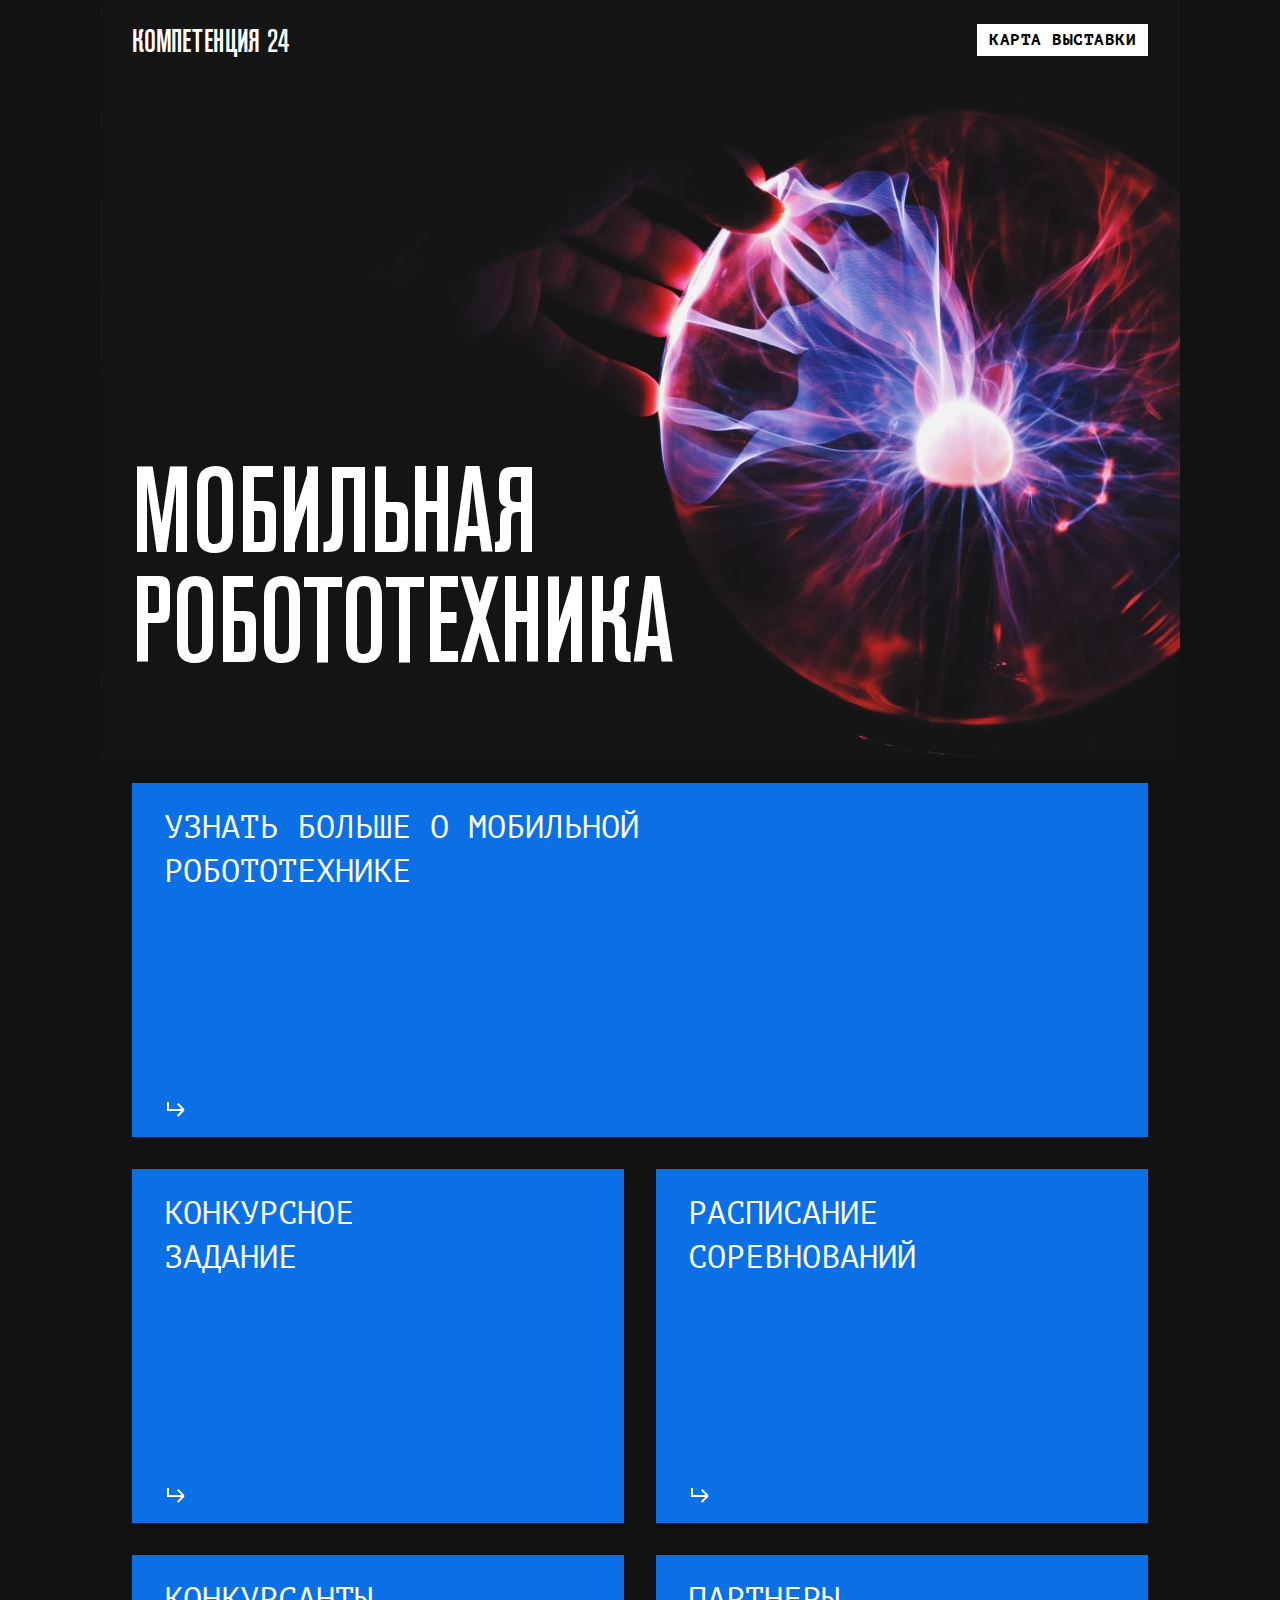
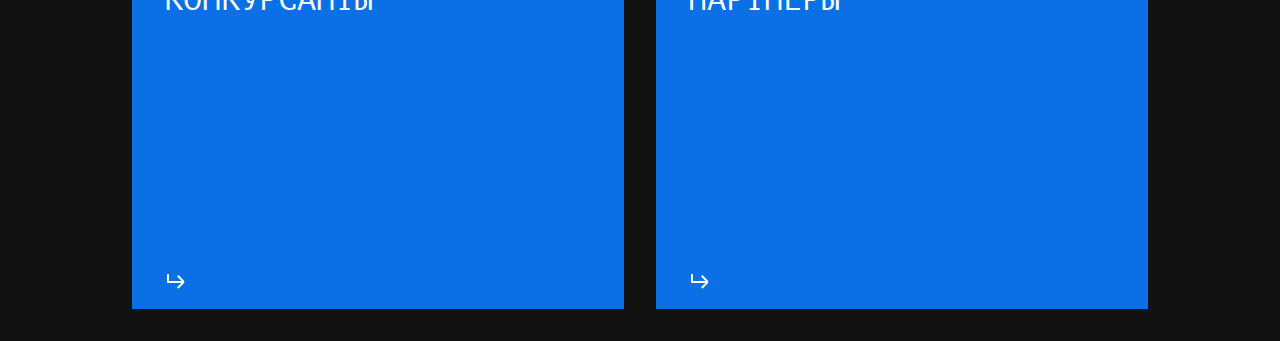
<file: index.html>
<!DOCTYPE html>
<html lang="en">
  <head>
    <meta charset="UTF-8" />
    <meta http-equiv="X-UA-Compatible" content="IE=edge" />
    <meta name="viewport" content="width=device-width, initial-scale=1.0" />
    <title>Мобильная робототехника</title>
    <link rel="stylesheet" href="style.css" />
  </head>

  <body>
    <div class="modal-bg">
      <div class="modal-map-container">
        <button id="close-map" class="close">
          <img src="./img/close-icon.svg" alt="close" />
        </button>
        <div class="modal">
          <h3 class="title-3">Экспо-2021</h3>
          <div class="modal__block">
            <img src="img/map.png" alt="карта" />
          </div>
        </div>
      </div>
    </div>

    <div class="wrapper">
      <header class="header">
        <div class="container">
          <div class="header__container">
            <div class="space-between">
              <p class="header__text">компетенция 24</p>
              <button class="map-btn">карта выставки</button>
            </div>
            <h1 class="header__title">Мобильная робототехника</h1>
          </div>
        </div>
      </header>

      <main>
        <section class="bloks">
          <div class="container">
            <div class="block__container">
              <a href="./competence.html" class="block">
                <h2 class="block__title">
                  Узнать больше о мобильной робототехнике
                </h2>
                <div class="arrow-icon"></div>
              </a>
              <a href="./task.html" class="block">
                <h2 class="block__title">конкурсное задание</h2>
                <div class="arrow-icon"></div>
              </a>
              <a href="timetable.html" class="block">
                <h2 class="block__title">Расписание соревнований</h2>
                <div class="arrow-icon"></div>
              </a>
              <a href="сontestants.html" class="block">
                <h2 class="block__title">конкурсанты</h2>
                <div class="arrow-icon"></div>
              </a>
              <a href="partners.html" class="block">
                <h2 class="block__title">Партнеры</h2>
                <div class="arrow-icon"></div>
              </a>
            </div>
          </div>
        </section>
      </main>
    </div>
    <script src="scripts/main.js"></script>
  </body>
</html>
</file>
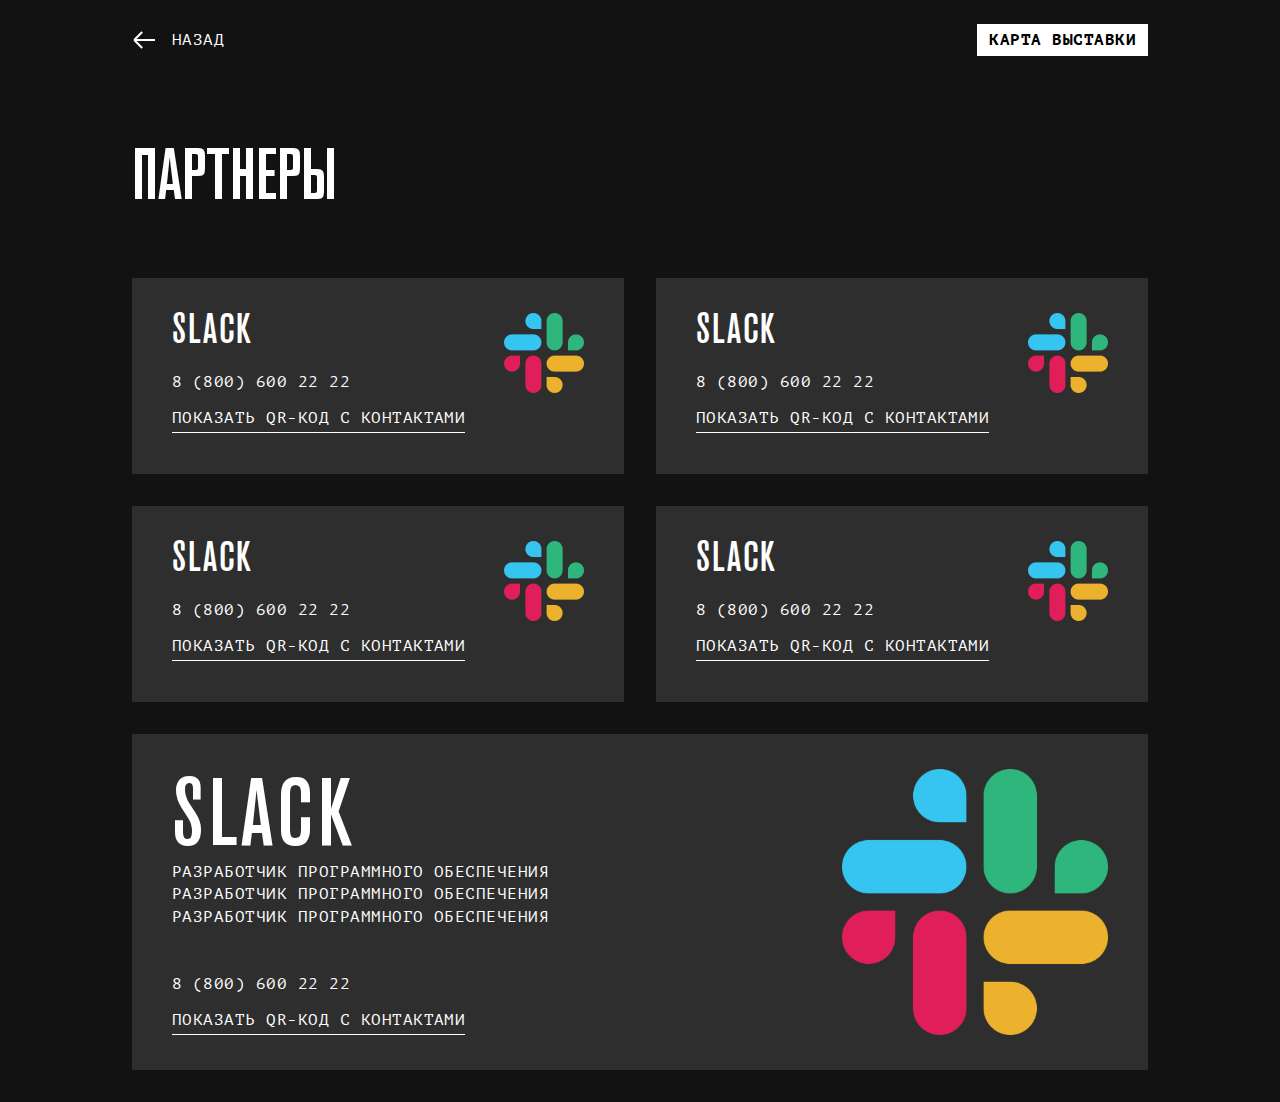
<file: partners.html>
<!DOCTYPE html>
<html lang="en">
  <head>
    <meta charset="UTF-8" />
    <meta http-equiv="X-UA-Compatible" content="IE=edge" />
    <meta name="viewport" content="width=device-width, initial-scale=1.0" />
    <title>Партнеры</title>
    <link rel="stylesheet" href="style.css" />
  </head>

  <body>
    <div class="modal-bg">
      <div class="modal-map-container">
        <button id="close-map" class="close">
          <img src="./img/close-icon.svg" alt="close" />
        </button>
        <div class="modal">
          <h3 class="title-3">Экспо-2021</h3>
          <div class="modal__block">
            <img src="img/map.png" alt="карта" />
          </div>
        </div>
      </div>
    </div>

    <div class="modal-bg modal-qr">
      <div class="modal-map-container">
        <button id="close-qr" class="close">
          <img src="./img/close-icon.svg" alt="close" />
        </button>
        <div class="modal">
          <h3 class="title-3">Avanti Group</h3>
          <div class="modal__block">
            <img src="img/QRCode.svg" alt="avanti group" />
          </div>
        </div>
      </div>
    </div>

    <div class="wrapper">
      <div class="container">
        <header class="space-between">
          <a href="./index.html" class="back">
            <img src="./img/back-icon.svg" alt="back" />
            <span>назад</span>
          </a>
          <button class="map-btn">карта выставки</button>
        </header>
        <section class="partners">
          <h2 class="subtitle">Партнеры</h2>
          <div class="partners__container">
            <div class="partner">
              <div>
                <h3 class="title-3 partner__title">Slack</h3>
                <p>8 (800) 600 22 22</p>
                <p class="partner-qr">Показать QR-код с контактами</p>
              </div>
              <div>
                <img src="img/slack-icon.png" alt="" />
              </div>
            </div>

            <div class="partner">
              <div>
                <h3 class="title-3 partner__title">Slack</h3>
                <p>8 (800) 600 22 22</p>
                <p class="partner-qr">Показать QR-код с контактами</p>
              </div>
              <div>
                <img src="img/slack-icon.png" alt="" />
              </div>
            </div>

            <div class="partner">
              <div>
                <h3 class="title-3 partner__title">Slack</h3>
                <p>8 (800) 600 22 22</p>
                <p class="partner-qr">Показать QR-код с контактами</p>
              </div>
              <div>
                <img src="img/slack-icon.png" alt="" />
              </div>
            </div>

            <div class="partner">
              <div>
                <h3 class="title-3 partner__title">Slack</h3>
                <p>8 (800) 600 22 22</p>
                <p class="partner-qr">Показать QR-код с контактами</p>
              </div>
              <div>
                <img src="img/slack-icon.png" alt="" />
              </div>
            </div>

            <div class="partner-big partner">
              <div class="partner-big-container">
                <div>
                  <h3 class="title-3 partner__title partner-big__title">
                    Slack
                  </h3>
                  <p class="partner-big__desc">
                    Разработчик программного обеспечения
                  </p>
                  <p class="partner-big__desc">
                    Разработчик программного обеспечения
                  </p>
                  <p class="partner-big__desc">
                    Разработчик программного обеспечения
                  </p>
                </div>
                <div>
                  <p>8 (800) 600 22 22</p>
                  <p class="partner-qr">Показать QR-код с контактами</p>
                </div>
              </div>
              <img src="img/SlackBig-icon.svg" alt="" />
            </div>
          </div>
        </section>
      </div>
    </div>
    <script src="scripts/main.js"></script>
  </body>
</html>
</file>
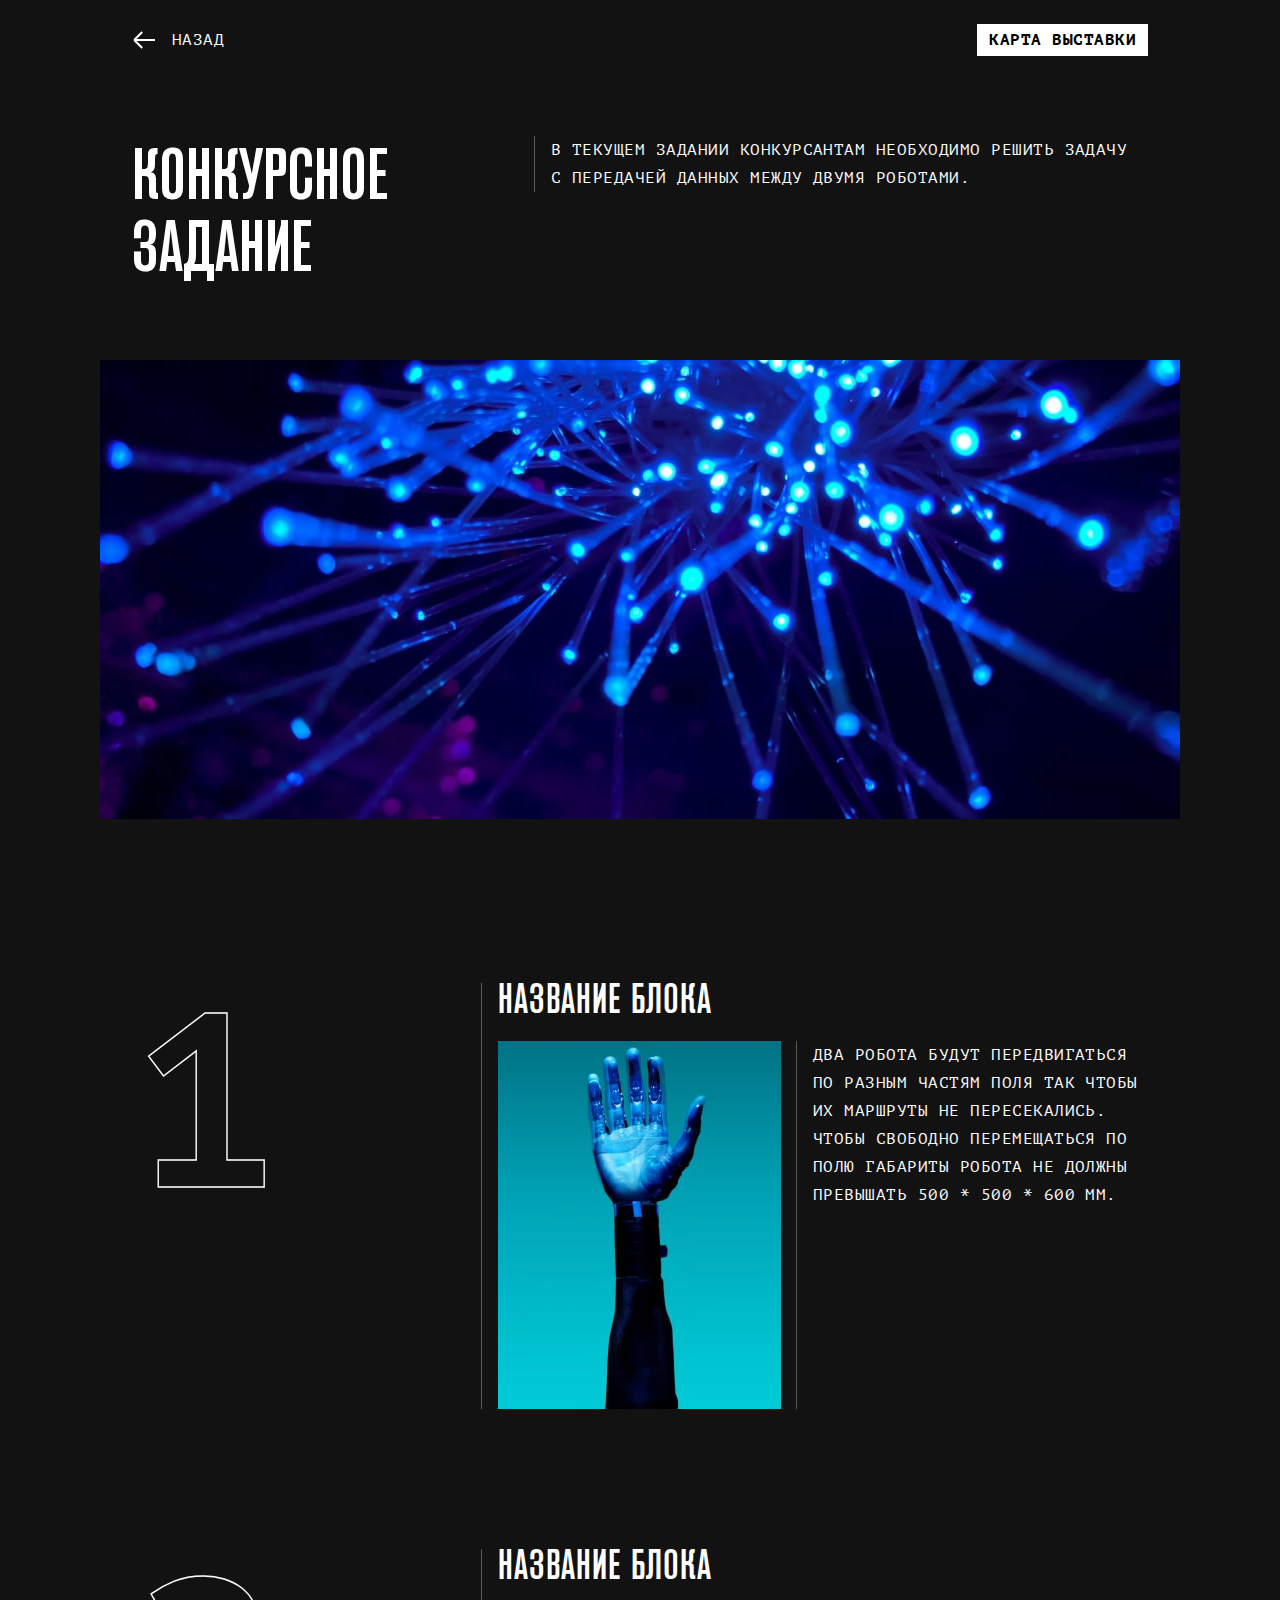
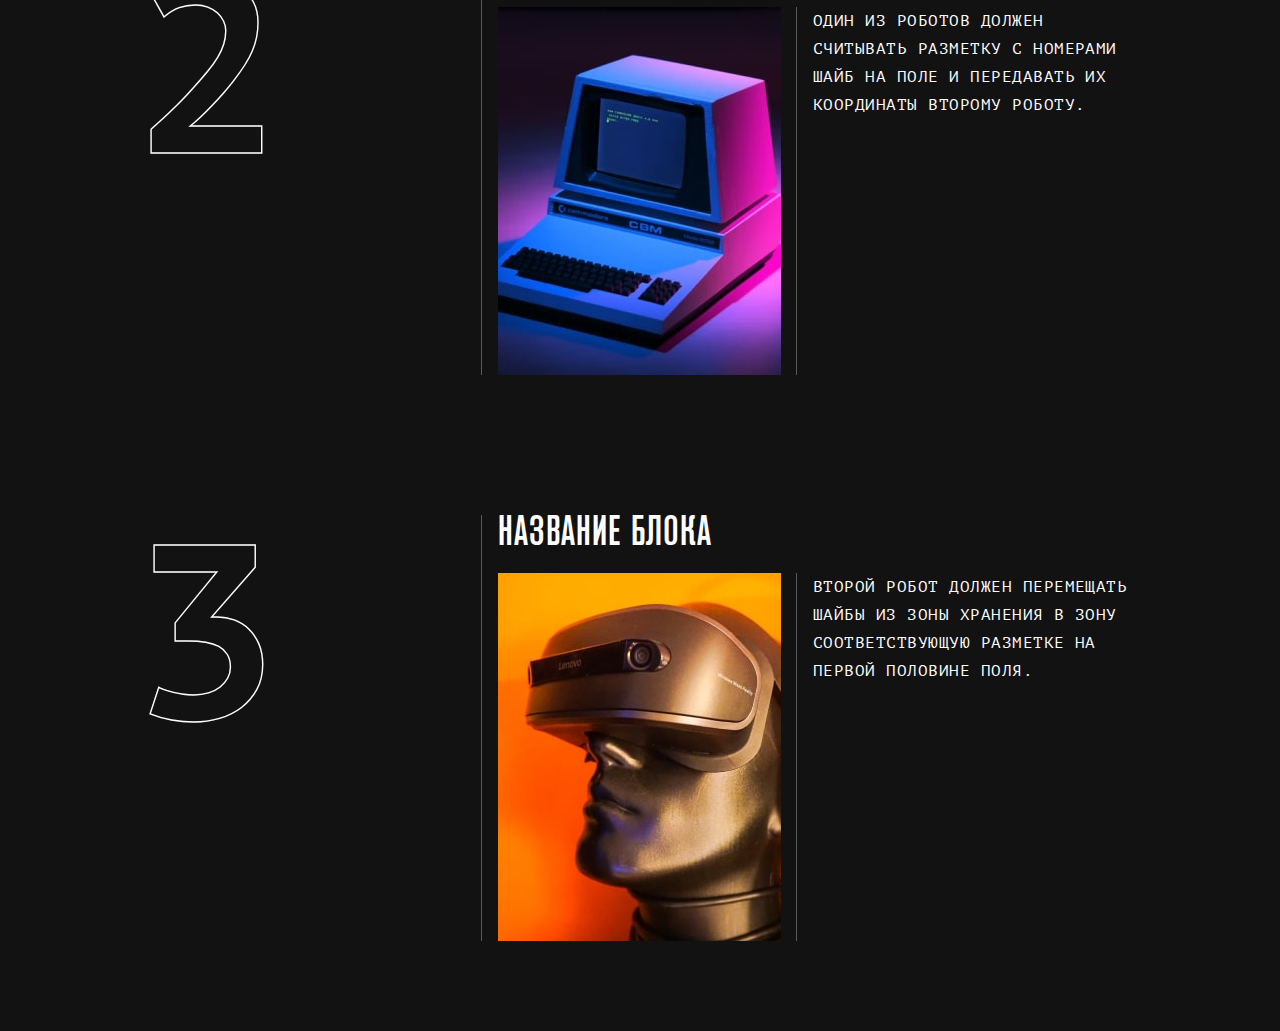
<file: task.html>
<!DOCTYPE html>
<html lang="en">
  <head>
    <meta charset="UTF-8" />
    <meta http-equiv="X-UA-Compatible" content="IE=edge" />
    <meta name="viewport" content="width=device-width, initial-scale=1.0" />
    <title>Конкурсное задание</title>
    <link rel="stylesheet" href="style.css" />
  </head>

  <body>
    <div class="modal-bg">
      <div class="modal-map-container">
        <button id="close-map" class="close">
          <img src="./img/close-icon.svg" alt="close" />
        </button>
        <div class="modal">
          <h3 class="title-3">Экспо-2021</h3>
          <div class="modal__block">
            <img src="img/map.png" alt="карта" />
          </div>
        </div>
      </div>
    </div>

    <div class="wrapper">
      <div class="container">
        <header class="space-between">
          <a href="./index.html" class="back">
            <img src="./img/back-icon.svg" alt="back" />
            <span>назад</span>
          </a>
          <button class="map-btn">карта выставки</button>
        </header>
        <section class="task">
          <h2 class="subtitle width-text">Конкурсное задание</h2>
          <p class="left-line">
            В текущем задании конкурсантам необходимо решить задачу с передачей
            данных между двумя роботами.
          </p>
        </section>
      </div>
      <img src="./img/three-top-min.jpg" alt="image" />
      <div class="container">
        <section class="tasks">
          <div class="task__item">
            <div class="task__item-number">1</div>
            <div class="task__item-block left-line">
              <h3 class="task__item-title title-3">Название блока</h3>
              <div class="flex">
                <img src="./img/three-item-1-min.jpg" alt="" />
                <div class="task__item-text left-line">
                  <p>
                    Два робота будут передвигаться по разным частям поля так
                    чтобы их маршруты не пересекались. Чтобы свободно
                    перемещаться по полю габариты робота не должны превышать 500
                    * 500 * 600 мм.
                  </p>
                </div>
              </div>
            </div>
          </div>
          <div class="task__item">
            <div class="task__item-number">2</div>
            <div class="task__item-block left-line">
              <h3 class="task__item-title title-3">Название блока</h3>
              <div class="flex">
                <img src="./img/three-item-2-min.jpg" alt="" />
                <div class="task__item-text left-line">
                  <p>
                    Один из роботов должен считывать разметку с номерами шайб на
                    поле и передавать их координаты второму роботу.
                  </p>
                </div>
              </div>
            </div>
          </div>
          <div class="task__item">
            <div class="task__item-number">3</div>
            <div class="task__item-block left-line">
              <h3 class="task__item-title title-3">Название блока</h3>
              <div class="flex">
                <img src="./img/three-item-3-min.jpg" alt="" />
                <div class="task__item-text left-line">
                  <p>
                    Второй робот должен перемещать шайбы из зоны хранения в зону
                    соответствующую разметке на первой половине поля.
                  </p>
                </div>
              </div>
            </div>
          </div>
        </section>
      </div>
    </div>
    <script src="scripts/main.js"></script>
  </body>
</html>
</file>
<file: style.css>
@font-face {
  font-family: "AkzidenzGroteskPro-Bold";
  src: local("AkzidenzGroteskPro-Bold"),
    url("./fonts/AkzidenzGroteskPro-MdCn.woff2") format("woff2"),
    url("./fonts/AkzidenzGroteskPro-MdCn.woff") format("woff");
  font-style: normal;
  font-display: swap;
}
@font-face {
  font-family: "PTMonoRegular";
  src: url("./fonts/PT-Mono_Regular.woff2") format("woff2"),
    url("./fonts/PT-Mono_Regular.woff") format("woff");
  font-style: normal;
}

@font-face {
  font-family: "PTMonoBold";
  src: url("./fonts/PT-Mono_Bold.woff2") format("woff2"),
    url("./fonts/PT-Mono_Bold.woff") format("woff");
  font-style: normal;
}

* {
  padding: 0;
  margin: 0;
  border: 0;
}
*,
*:before,
*:after {
  -moz-box-sizing: border-box;
  -webkit-box-sizing: border-box;
  box-sizing: border-box;
}
:focus,
:active {
  outline: none;
}
a:focus,
a:active {
  outline: none;
}
nav,
footer,
header,
aside {
  display: block;
}
html,
body {
  height: 100%;
  width: 100%;
  font-size: 100%;
  line-height: 1;
  font-size: 14px;
  -ms-text-size-adjust: 100%;
  -moz-text-size-adjust: 100%;
  -webkit-text-size-adjust: 100%;
}
input,
button,
textarea {
  font-family: inherit;
}
input::-ms-clear {
  display: none;
}
button {
  cursor: pointer;
}
button::-moz-focus-inner {
  padding: 0;
  border: 0;
}
a,
a:visited {
  text-decoration: none;
  color: white;
}
a:hover {
  text-decoration: none;
}
ul li {
  list-style: none;
}
img {
  vertical-align: top;
  max-width: 100%;
}
h1,
h2,
h3,
h4,
h5,
h6 {
  font-size: inherit;
  font-weight: 400;
}
/*--------------------*/

body {
  color: #fff;
  background: #121212;
  font-size: 16px;
  line-height: 28px;
  font-weight: 400;
  font-family: "PTMonoRegular";
  text-transform: uppercase;
}
body p {
  letter-spacing: 0.03em;
}
.wrapper {
  width: 1080px;
  margin: 0 auto;
}
.container {
  padding-top: 24px;
  margin: 0 32px;
}

/*----Global Styles Start-------*/
.flex {
  display: flex;
  align-items: flex-start;
}
.space-between {
  display: flex;
  justify-content: space-between;
}
.back {
  display: flex;
  align-items: center;
  color: white;
  font-size: 16px;
  letter-spacing: 0.03em;
  text-transform: uppercase;
  font-family: "PTMonoRegular";
}
.back span {
  margin-left: 17px;
}
.map-btn {
  padding: 7px 12px;
  background: white;
  color: black;
  font-size: 16px;
  line-height: 18px;
  font-family: "PTMonoBold";
  text-transform: uppercase;
  letter-spacing: 0.03em;
}
.left-line {
  position: relative;
}
.left-line::before {
  content: "";
  position: absolute;
  top: 0;
  left: -17px;
  width: 1px;
  height: 100%;
  background: #58585d;
}
.subtitle {
  font-family: "AkzidenzGroteskPro-Bold";
  font-weight: 500;
  font-size: 72px;
  line-height: 100%;
  text-transform: uppercase;
  color: #ffffff;
}
.title-3 {
  font-family: "AkzidenzGroteskPro-Bold";
  font-weight: 500;
  font-size: 42px;
  letter-spacing: 0.02em;
  text-transform: uppercase;
}
.width-text {
  width: 387px;
  margin-right: 32px;
  flex-shrink: 0;
}

.default_swiper {
  width: 100%;
  height: 528px;
}
/*----Global Styles End-------*/

/*----Modal Styles Start-------*/

.modal-bg {
  position: fixed;
  content: "";
  top: 0;
  left: 0;
  width: 100%;
  height: 100%;
  background: rgba(0, 0, 0, 0.8);
  display: none;
  justify-content: center;
  align-items: center;
  overflow: hidden;
  overflow-y: auto;
  z-index: 99;
}
.modal-map-container {
  box-sizing: border-box;
  width: 1040px;
  background: #2e2e2e;
  position: relative;
  padding: 36px 32px 36px 55px;
  display: flex;
  flex-direction: column;
}
.modal {
  height: 669px;
  position: relative;
}
.modal h3 {
  position: absolute;
  top: 0;
  left: 0;
  width: 100%;
  height: 42px;
}
.modal__block {
  height: 100%;
  display: flex;
  align-items: center;
  justify-content: center;
}
.close {
  position: absolute;
  content: "";
  top: -56px;
  right: 0;
  width: 48px;
  height: 48px;
  background: #2e2e2e;
  cursor: pointer;
  display: flex;
  align-items: center;
  justify-content: center;
  transition: 0.3s;
  z-index: 100;
}
.active {
  display: flex !important;
}
.lock {
  overflow: hidden;
}

/*----Modal Styles End-------*/

/*----Screen 1 Start-------*/

.header {
  background-image: url(./img/main-bg-min.jpg);
  background-repeat: no-repeat;
  background-position: center;
  background-size: cover;
  height: 759px;
}
.header__container {
  display: flex;
  flex-direction: column;
  justify-content: space-between;
  height: 648px;
}
.header__text {
  font-weight: 500;
  font-size: 32px;
  line-height: 100%;
  font-family: "AkzidenzGroteskPro-Bold";
  text-transform: uppercase;
  letter-spacing: 0.01em;
}
.header__title {
  width: 50%;
  font-weight: 500;
  font-size: 120.494px;
  line-height: 110px;
  font-family: "AkzidenzGroteskPro-Bold";
  text-transform: uppercase;
}
.bloks {
  padding-bottom: 32px;
}
.block__container {
  display: flex;
  flex-wrap: wrap;
  gap: 32px;
}
.block {
  height: 354px;
  width: 492px;
  background: #0b70e6;
  padding: 23px 32px 16px;
  display: flex;
  flex-direction: column;
  justify-content: space-between;
}
.block:first-child {
  width: 100%;
}
.block__title {
  font-size: 32px;
  line-height: 44px;
  text-transform: uppercase;
  width: 50%;
}
.arrow-icon {
  position: relative;
}
.arrow-icon::before {
  content: "";
  position: absolute;
  bottom: 0;
  left: 0;
  width: 24px;
  height: 24px;
  background-image: url(img/arrow-icon.svg);
  background-repeat: no-repeat;
  background-position: center;
}
/*----Screen 1 End-------*/

/*----Screen 2 Start-------*/

.competence {
  display: flex;
  margin-top: 79px;
  margin-bottom: 91px;
}
.technicians {
  margin-top: 100px;
  margin-bottom: 87px;
}
.techn-title {
  margin-bottom: 29px;
}
.techn-width {
  width: 80%;
}
.techn_slide {
  width: 387px !important;
  height: 528px;
  position: relative;
}
.techn_slide img {
  display: block;
  width: 100%;
  object-fit: cover;
}
.techn_slide div {
  max-height: 137px;
  height: 100%;
  width: 100%;
  background: #f05936;
  font-size: 32px;
  line-height: 100%;
  color: #000000;
  font-family: "PTMonoRegular";
  padding: 13px 22px;
}
.techn_slide:first-child {
  margin-left: 32px;
}

.skills {
  margin-top: 132px;
}
.skill__container {
  margin-top: 92px;
}
.skill {
  display: flex;
  background: rgba(255, 255, 255, 0.12);
  margin-bottom: 20px;
}
.skill__text-container {
  padding: 16px 31px;
  display: flex;
}
.skill__title {
  width: 208px;
  font-size: 16px;
  line-height: 26px;
  font-family: "PTMonoBold";
}
.skill__desc {
  width: 60%;
}
.padding-bottom {
  padding-bottom: 99px;
}
/*----Screen 2 End-------*/

/*----Screen 3 Start-------*/

.task {
  display: flex;
  align-items: flex-start;
  margin-top: 80px;
  margin-bottom: 80px;
}
.tasks {
  padding-bottom: 90px;
}
.task__item {
  width: 100%;
  display: flex;
  justify-content: space-between;
  margin-top: 140px;
}
.task__item-number {
  font-size: 248px;
  line-height: 100%;
  font-family: "PTMonoBold";
  -webkit-text-fill-color: transparent;
  -webkit-text-stroke: 1.35398px #fff;
}
.task__item-block {
  flex-basis: 650px;
}
.task__item-title {
  margin-bottom: 30px;
}
.task__item-text {
  height: 368px;
  margin-left: 32px;
}
/*----Screen 3 End-------*/

/*----Screen 4 Start-------*/

.cities {
  padding-bottom: 100px;
}
.city {
  background: rgba(255, 255, 255, 0.12);
  margin-bottom: 20px;
}
.city__item {
  height: 136px;
  display: flex;
  position: relative;
  cursor: pointer;
}
.city__item::after {
  content: "+";
  font-size: 40px;
  display: flex;
  justify-content: center;
  align-items: center;
  position: absolute;
  top: 10px;
  right: 10px;
  height: 24px;
  width: 24px;
  color: white;
}
.city__item-title {
  margin: 16px;
  border-left: 1px solid #58585d;
  padding-left: 16px;
}
.city__item.active::after {
  content: "-";
}
.city__contestants {
  max-height: 0;
  overflow: hidden;
  transition: 0.5s;
  cursor: pointer;
}
.contestant {
  display: flex;
  align-items: center;
  border-top: 1px solid #58585d;
}
.contestant__avatar {
  width: 178px;
  height: 136px;
  display: flex;
  align-items: center;
  justify-content: center;
}
.contestant__name {
  font-size: 20px;
  line-height: 26px;
  letter-spacing: 0.03em;
  font-family: "PTMonoBold";
  padding-left: 32px;
}

.modal-contestants {
  display: none;
}
.modal-contestant-container {
  width: 996px !important;
  background: #2e2e2e;
  position: relative;
  padding: 40px 40px 40px 55px;
}
.contestant__info {
  display: flex;
  justify-content: space-between;
  padding-bottom: 31px;
  border-bottom: 1px solid #58585d;
  margin-bottom: 50px;
}
.contestant__info-title {
  margin-bottom: 12px;
}
.contestant__info-city {
  letter-spacing: 0.03em;
  color: rgba(255, 255, 255, 0.5);
  margin-bottom: 24px;
}
.contestant__info-age {
  margin-bottom: 8px;
}
.contestant__block {
  margin-bottom: 50px;
}
.contestant__block-title {
  font-family: "PTMonoBold";
  padding-bottom: 14px;
  border-bottom: 1px solid #58585d;
}
.champion {
  display: flex;
  align-items: center;
  justify-content: space-between;
  border-bottom: 1px solid #58585d;
  padding: 16px 0;
  letter-spacing: 0.03em;
}
.champion__top {
  width: 68px;
  height: 24px;
  background: #308bf4;
  display: flex;
  align-items: center;
  justify-content: center;
}
.contestants-swiper {
  width: 100%;
  overflow: visible !important;
}
.close-right {
  right: 52px;
}

/*----Screen 4 End-------*/

/*----Screen 5 Start-------*/

.timetable {
  margin-top: 80px;
  padding-bottom: 100px;
}
.timetable__slide {
  margin-top: 40px;
  width: 100%;
  height: 100%;
}
.table {
  background: #2e2e2e;
  margin-bottom: 30px;
}
.table__row {
  display: flex;
  align-items: center;
}
.table__row:first-child {
  border-bottom: 1px solid #58585d;
}
.table__item {
  width: 209px;
  height: 68px;
  padding: 0 16px;
  font-family: "PTMonoBold";
  font-size: 18px;
  position: relative;
  display: flex;
  align-items: center;
}
.table__item::before {
  content: "";
  position: absolute;
  top: 16px;
  right: 0;
  width: 1px;
  height: 36px;
  background: #58585d;
}
.table__desc {
  font-size: 16px;
  line-height: 24px;
  letter-spacing: 0.02em;
  font-family: "PTMonoRegular";
}
.table__item:last-child:before {
  display: none;
}
.modules {
  display: flex;
  align-items: start;
  margin-bottom: 114px;
}
.module {
  width: 240px;
  display: flex;
  align-items: start;
  margin-right: 57px;
  color: rgba(255, 255, 255, 0.5);
}
.module__item {
  padding: 9px;
  margin-right: 16px;
  font-size: 12px;
  line-height: 16px;
  letter-spacing: 0.03em;
  border: 1px solid #58585d;
  border-radius: 50%;
}
.module__desc {
  font-size: 12px;
  line-height: 22px;
  letter-spacing: 0.02em;
}

.places {
  margin-top: 70px;
}
.place {
  height: 68px;
  display: flex;
  align-items: center;
  background: rgba(255, 255, 255, 0.12);
  margin-bottom: 20px;
}
.place:nth-child(2) .place__number {
  background: #0605ff;
}
.place:nth-child(3) .place__number {
  background: #e541f7;
}
.place:nth-child(4) .place__number {
  background: #0ab77f;
}
.place__number {
  background: #f05936;
  height: 100%;
  width: 181px;
  display: flex;
  align-items: center;
  justify-content: center;
  margin-right: 32px;
}
.place__city {
  width: 400px;
  height: 36px;
  display: flex;
  align-items: center;
}
.place__city p {
  font-size: 20px;
  line-height: 26px;
  letter-spacing: 0.03em;
  font-family: "PTMonoBold";
}
.place__city img {
  height: 36px;
  width: 36px;
  object-fit: cover;
  overflow: hidden;
  border-radius: 50%;
  margin-right: 16px;
}

.timetable-pagination {
  padding-top: 70px;
  position: relative !important;
  display: flex;
}

.timetable__bullet {
  width: 92px;
  height: 32px;
  display: flex;
  align-items: center;
  justify-content: center;
  font-size: 16px;
  line-height: 16px;
  letter-spacing: 0.03em;
  color: rgba(255, 255, 255, 0.4);
  background: rgba(255, 255, 255, 0.2);
  margin-right: 20px;
}

.timetable__bullet_active {
  color: #fff;
  background: #308bf4;
}
/*----Screen 5 End-------*/

/*----Screen 6 Start-------*/

.partners {
  margin-top: 80px;
}
.partners__container {
  margin-top: 70px;
  display: flex;
  flex-wrap: wrap;
  justify-content: space-between;
}
.partner {
  background: #2e2e2e;
  padding: 35px 40px;
  width: 492px;
  height: 196px;
  display: flex;
  justify-content: space-between;
  margin-bottom: 32px;
}
.partner__title {
  margin-bottom: 27px;
}
.partner p {
  letter-spacing: 0.03em;
}
.partner-qr {
  margin-top: 8px;
  border-bottom: 1px solid #ffffff;
  cursor: pointer;
}
.partner-big {
  width: 100%;
  height: 336px;
}
.partner-big-container {
  display: flex;
  flex-direction: column;
  align-items: start;
  justify-content: space-between;
}
.partner-big__title {
  font-size: 96px;
  line-height: 80px;
  margin-bottom: 12px;
}
.partner-big__desc {
  line-height: 140%;
}
.modal-qr {
  display: none;
}
/*----Screen 6 End-------*/

/*----lyceum Screen 1 Start-------*/
.lyceum__news {
  padding-top: 32px;
  margin-bottom: 93px;
}

.lyceum_swiper {
  height: 568px;
}
.lyceum_slide {
  width: 405px !important;
  height: 568px;
  background: #2e2e2e;
  position: relative;
  padding: 17px 24px 24px 24px;
  display: flex;
  flex-direction: column;
  justify-content: space-between;
}
.lyceum_slide img {
  display: block;
  width: 100%;
  object-fit: cover;
}
.lyceum_slide div p {
  font-weight: 500;
  font-size: 26px;
  line-height: 137%;
}
.lyceum_slide:first-child {
  margin-left: 32px;
}
.lyceum_pagination-container {
  width: 100%;
  padding: 12px 0;
  border-top: 1px solid rgba(255, 255, 255, 0.2);
  border-bottom: 1px solid rgba(255, 255, 255, 0.2);
}

.lyceum_pagination {
  position: relative !important;
  display: flex;
  bottom: 0 !important;
}

.lyceum__bullet {
  height: 40px;
  padding: 0px 16px;
  display: flex;
  align-items: center;
  justify-content: center;
  font-size: 18px;
  line-height: 100%;
  color: rgba(255, 255, 255, 0.4);
  background: rgba(255, 255, 255, 0.2);
  margin-right: 12px;
}

.lyceum__bullet_active {
  color: #fff;
  background: #308bf4;
}

/*----lyceum Screen 1 tab 1 Start-------*/
.font_inter {
  font-family: "Inter", sans-serif;
  text-transform: none;
}

.lyceum__button {
  border: 1px solid rgba(255, 255, 255, 0.4);
  background: transparent;
  padding: 11px 16px;
  color: white;
  font-size: 18px;
  line-height: 100%;
}
.classes {
  background: #202020;
  margin-bottom: 20px;
}
.classes:nth-child(2) .classes__name {
  background: #0605ff;
}
.classes:nth-child(3) .classes__name {
  background: #e541f7;
}
.classes:nth-child(4) .classes__name {
  background: #0ab77f;
}
.classes__item {
  height: 108px;
  display: flex;
  position: relative;
  cursor: pointer;
  background: rgba(255, 255, 255, 0.12);
}
.classes__item::after {
  content: "+";
  font-size: 40px;
  display: flex;
  justify-content: center;
  align-items: center;
  position: absolute;
  top: 50%;
  transform: translateY(-50%);
  right: 32px;
  height: 24px;
  width: 24px;
  color: white;
}
.classes__name {
  display: flex;
  justify-content: center;
  align-items: center;
  background: #f05936;
  width: 159px;
}
.classes__title {
  font-size: 24px;
  line-height: 16px;
}
.classes__body {
  margin: 16px 0;
  display: flex;
  align-items: center;
  margin-left: 14px;
  padding-left: 14px;
  border-left: 1px solid #58585d;
}
.classes__item.active::after {
  content: "-";
}
.classes__schedules {
  max-height: 0;
  overflow: hidden;
  transition: 0.5s;
  cursor: pointer;
}
.classes__schedule {
  padding: 0 24px;
  display: flex;
  justify-content: space-between;
  align-items: center;
  height: 108px;
  border-bottom: 1px solid #3f3f3f;
}
.classes__schedule-group {
  width: 80px;
  display: flex;
  justify-content: space-between;
  align-items: flex-end;
  font-size: 24px;
  line-height: 16px;
}
.classes__schedule-group p {
  font-size: 24px;
  line-height: 16px;
}

/*----lyceum Screen 1 tab 1 End-------*/

/*----lyceum Screen 1 tab 2 Start-------*/
.education {
}
.education__header {
  height: 60px;
  background: #2e2e2e;
  display: flex;
  align-items: center;
  padding: 0 24px;
}
.education__header-title {
  width: 150px;
  flex-grow: 2;
  color: rgba(255, 255, 255, 0.4);
  font-size: 16px;
  line-height: 16px;
}
.education__header-title:nth-child(1) {
  flex-grow: 10;
}
.education__header-title:nth-child(2) {
  flex-grow: 10;
}
.education__header-title:nth-child(3) {
  width: 100px;
  flex-grow: 1;
}
.education__society {
  height: 132px;
  background: rgba(255, 255, 255, 0.06);
  display: flex;
  padding: 18px 24px 0;
  border-bottom: 1px solid rgba(255, 255, 255, 0.08);
}
.education__society-item {
  width: 150px;
  flex-grow: 2;
  font-size: 18px;
  line-height: 24px;
}
.education__society-item:nth-child(1) {
  flex-grow: 10;
}
.education__society-item:nth-child(2) {
  flex-grow: 10;
}
.education__society-item:nth-child(3) {
  width: 100px;
  flex-grow: 1;
}
.education__society-item:nth-child(5) {
  display: flex;
  align-items: flex-start;
  justify-content: center;
}
.education__chart {
  display: flex;
  font-size: 18px;
  line-height: 24px;
}
.education__chart-day {
  color: #6aa9f2;
  margin-right: 19px;
}
.education__chart-time {
  color: rgba(255, 255, 255, 0.87);
}
/*----lyceum Screen 1 tab 2 End-------*/

/*----lyceum Screen 1 tab 3 Start-------*/

.teacher {
  height: 108px;
  background: #2e2e2e;
  display: flex;
  align-items: center;
  padding: 16px 0;
  margin-bottom: 20px;
}
.teacher__logo {
  width: 120px;
  display: flex;
  align-items: center;
  justify-content: center;
  border-right: 1px solid #58585d;
}
.teacher__logo-img {
  width: 80px;
  height: 76px;
}
.teacher__body {
  width: 100%;
  display: flex;
  justify-content: space-between;
  align-items: center;
  padding: 0 24px 0 16px;
}
.teacher__body-name {
  font-size: 24px;
  line-height: 16px;
  color: rgba(255, 255, 255, 0.87);
  margin-bottom: 12px;
}
.teacher__body-profession {
  font-size: 18px;
  line-height: 16px;
  color: rgba(255, 255, 255, 0.4);
}

/*----lyceum Screen 1 End-------*/

/*----News Details Start-------*/

.news_swiper {
  width: 100%;
  height: 100%;
  position: relative;
}
.news_slide {
  width: 100%;
  height: 100%;
  display: flex;
  justify-content: center;
}
.news_wrapper {
  width: 492px;
  padding-top: 48px;
}
.news_slide h2 {
  margin-top: 60px;
  font-size: 30px;
  line-height: 130%;
}
.news_slide p {
  margin-top: 40px;
  margin-bottom: 30px;
  font-size: 16px;
  line-height: 150%;
}
.news__pagination-block {
  position: absolute;
  top: 425px;
  left: 50px;
  height: 130px;
  width: 175px;
}
.news__pagination-container {
  width: 100%;
  height: 100%;
  display: flex;
  flex-direction: column;
  justify-content: space-between;
  position: relative;
}
.news__buttons-contsainer {
  height: 42px;
  width: 100%;
  position: relative;
}
.news__button {
  top: auto !important;
  bottom: 0 !important;
  width: 55px !important;
  height: 42px !important;
  border: 1px solid rgba(255, 255, 255, 0.4);
}
.news__button::after {
  display: none;
}
.news__button:first-child {
  left: 0 !important;
  z-index: 99;
}
.news__button:last-child {
  right: 0 !important;
}
.news__button:last-child img {
  transform: rotate(180deg);
}
.news__pagination {
  bottom: 5px !important;
}
.news__close-button {
  display: flex;
  justify-content: center;
  align-items: center;
  width: 100%;
  z-index: 99;
}
.news__close-button img {
  margin-right: 13px;
}
.news__line {
  position: absolute;
  top: 50%;
  left: 0;
  transform: translateY(-50%);
  width: 100%;
  height: 1px;
  background: rgba(255, 255, 255, 0.2);
}
/*----News Details End-------*/

/*----Lesson Shedule Start-------*/

.lesson__wrapper {
  padding: 34px 32px;
}
.lesson__title {
  font-size: 160px;
  line-height: 100%;
  letter-spacing: -0.02em;
  margin-bottom: 200px;
}
.lesson__back {
  display: flex;
  align-items: center;
  margin-bottom: 32px;
}
.lesson__back-icon {
  width: 42px;
  height: 42px;
  border: 1px solid rgba(255, 255, 255, 0.4);
  display: flex;
  justify-content: center;
  align-items: center;
  margin-right: 16px;
}
.lessons__header {
  margin-top: 24px;
  height: 60px;
  background: #2e2e2e;
  display: flex;
  align-items: center;
  padding-left: 24px;
}
.lessons__header-title {
  letter-spacing: 0.03em;
  color: rgba(255, 255, 255, 0.4);
  width: 20%;
}
.lessons__header-title:nth-child(4) {
  width: 40%;
}
.lessons__body {
  height: 60px;
  background: rgba(255, 255, 255, 0.06);
  display: flex;
  align-items: center;
  padding-left: 24px;
  border-bottom: 1px solid rgba(255, 255, 255, 0.08);
}
.lessons__body-item {
  font-size: 18px;
  line-height: 24px;
  width: 20%;
  color: rgba(255, 255, 255, 0.87);
}
.lessons__body-item:nth-child(4) {
  width: 40%;
}
/*----Lesson Shedule End-------*/

/*----Teacher Details Start-------*/

.teacher_slide {
  width: 100%;
  height: 100%;
  display: flex;
  justify-content: flex-end;
}
.teacher_wrapper {
  width: 754px;
  padding-top: 48px;
  padding-right: 32px;
}
.teacher__person {
  display: flex;
  align-items: center;
  margin-bottom: 37px;
}
.teacher__avatar-img {
  width: 176px;
  height: 176px;
  margin-right: 32px;
}
.teacher__logo-text {
  width: 70%;
}
.teacher__logo-name {
  font-size: 26px;
  line-height: 137%;
}
.teacher__logo-profession {
  font-size: 18px;
  line-height: 100%;
  color: rgba(255, 255, 255, 0.4);
}
.teacher__experience {
  display: flex;
  justify-content: space-between;
  margin-bottom: 19px;
}
.teacher__experience-max {
  display: flex;
  flex-direction: column;
  align-items: flex-end;
}
.teacher__progress {
  width: 100%;
  height: 24px;
  background: rgba(255, 255, 255, 0.87);
  margin-bottom: 66px;
}
.teacher__bar {
  width: 1%;
  height: 24px;
  background: #0ab77f;
}
.teacher__lesson {
  height: 56px;
  display: flex;
  align-items: center;
  border-top: 1px solid #58585d;
  border-bottom: 1px solid #58585d;
  margin-top: 26px;
  margin-bottom: 58px;
}
.teacher__lesson-text {
  margin-left: 19px;
}
.teacher__qualification {
  border-top: 1px solid #58585d;
  border-bottom: 1px solid #58585d;
  padding: 15px 0;
  margin-top: 26px;
}
.teacher__qualification-block {
  display: flex;
  align-items: center;
  margin-bottom: 15px;
}
.teacher__lesson-time {
  font-size: 18px;
  line-height: 140%;
  color: rgba(255, 255, 255, 0.4);
}
.teacher__subtitle {
  text-transform: uppercase;
}
/*----Teacher Details End-------*/

/*----Lyceum Form Start-------*/

.lyceum__form-container {
  height: 100%;
  display: flex;
  justify-content: center;
  align-items: center;
}
.lyceum__form {
  width: 424px;
  display: flex;
  flex-direction: column;
}
.lyceum__form-text {
  font-weight: 600;
  font-size: 18px;
  line-height: 16px;
  color: rgba(255, 255, 255, 0.87);
  margin-bottom: 12px;
}
.lyceum__form-input {
  height: 46px;
  background-color: transparent;
  padding: 15px;
  border: 1px solid rgba(255, 255, 255, 0.4);
  margin-bottom: 55px;
  font-size: 18px;
  line-height: 16px;
  color: white;
}
.lyceum__form-button {
  height: 46px;
  background: #308bf4;
  font-weight: 600;
  font-size: 18px;
  line-height: 16px;
  color: rgba(255, 255, 255, 0.87);
}
.lyceum__success-block {
  width: 323px;
  height: 120px;
  border: 1px solid #308bf4;
  display: none;
  flex-direction: column;
  justify-content: center;
  align-items: center;
}
.lyceum__success-block p {
  text-align: center;
  font-size: 18px;
  line-height: 34px;
  color: #308bf4;
}
/*----Lyceum Form End-------*/
</file>
